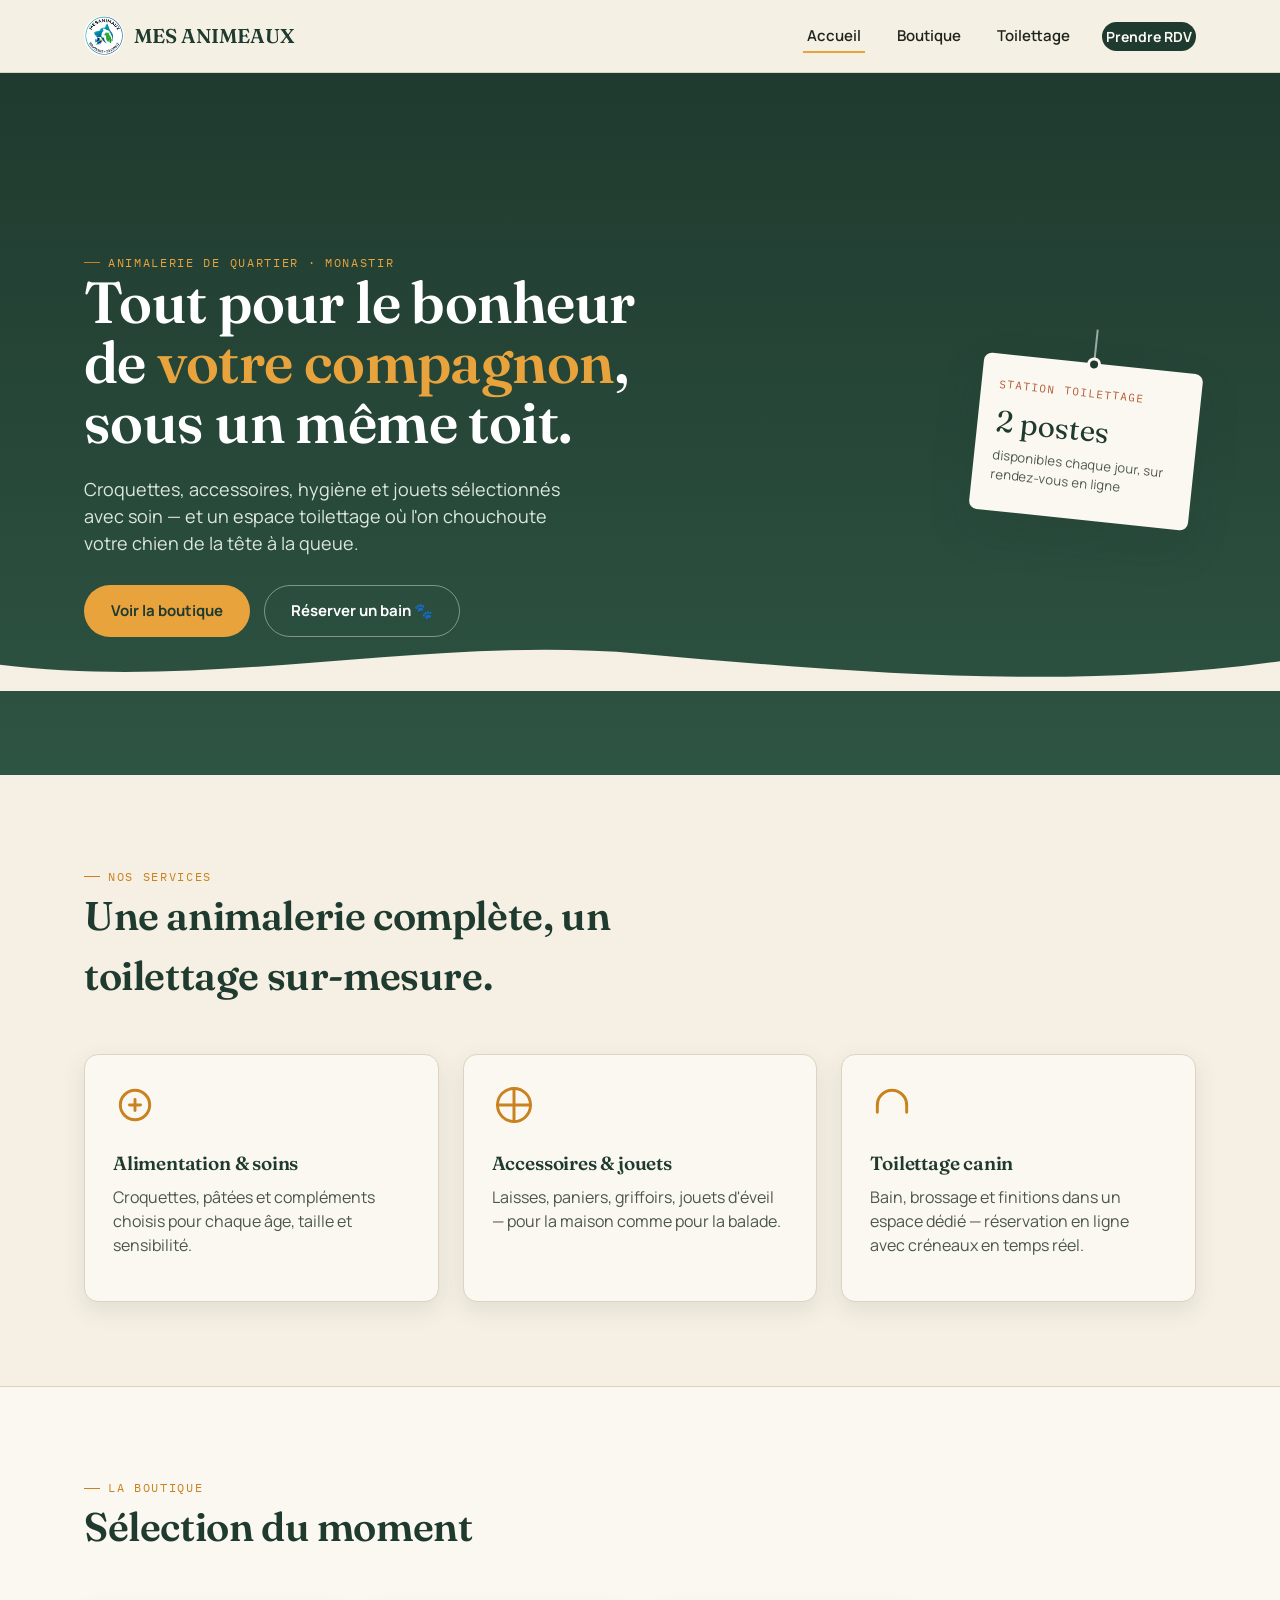
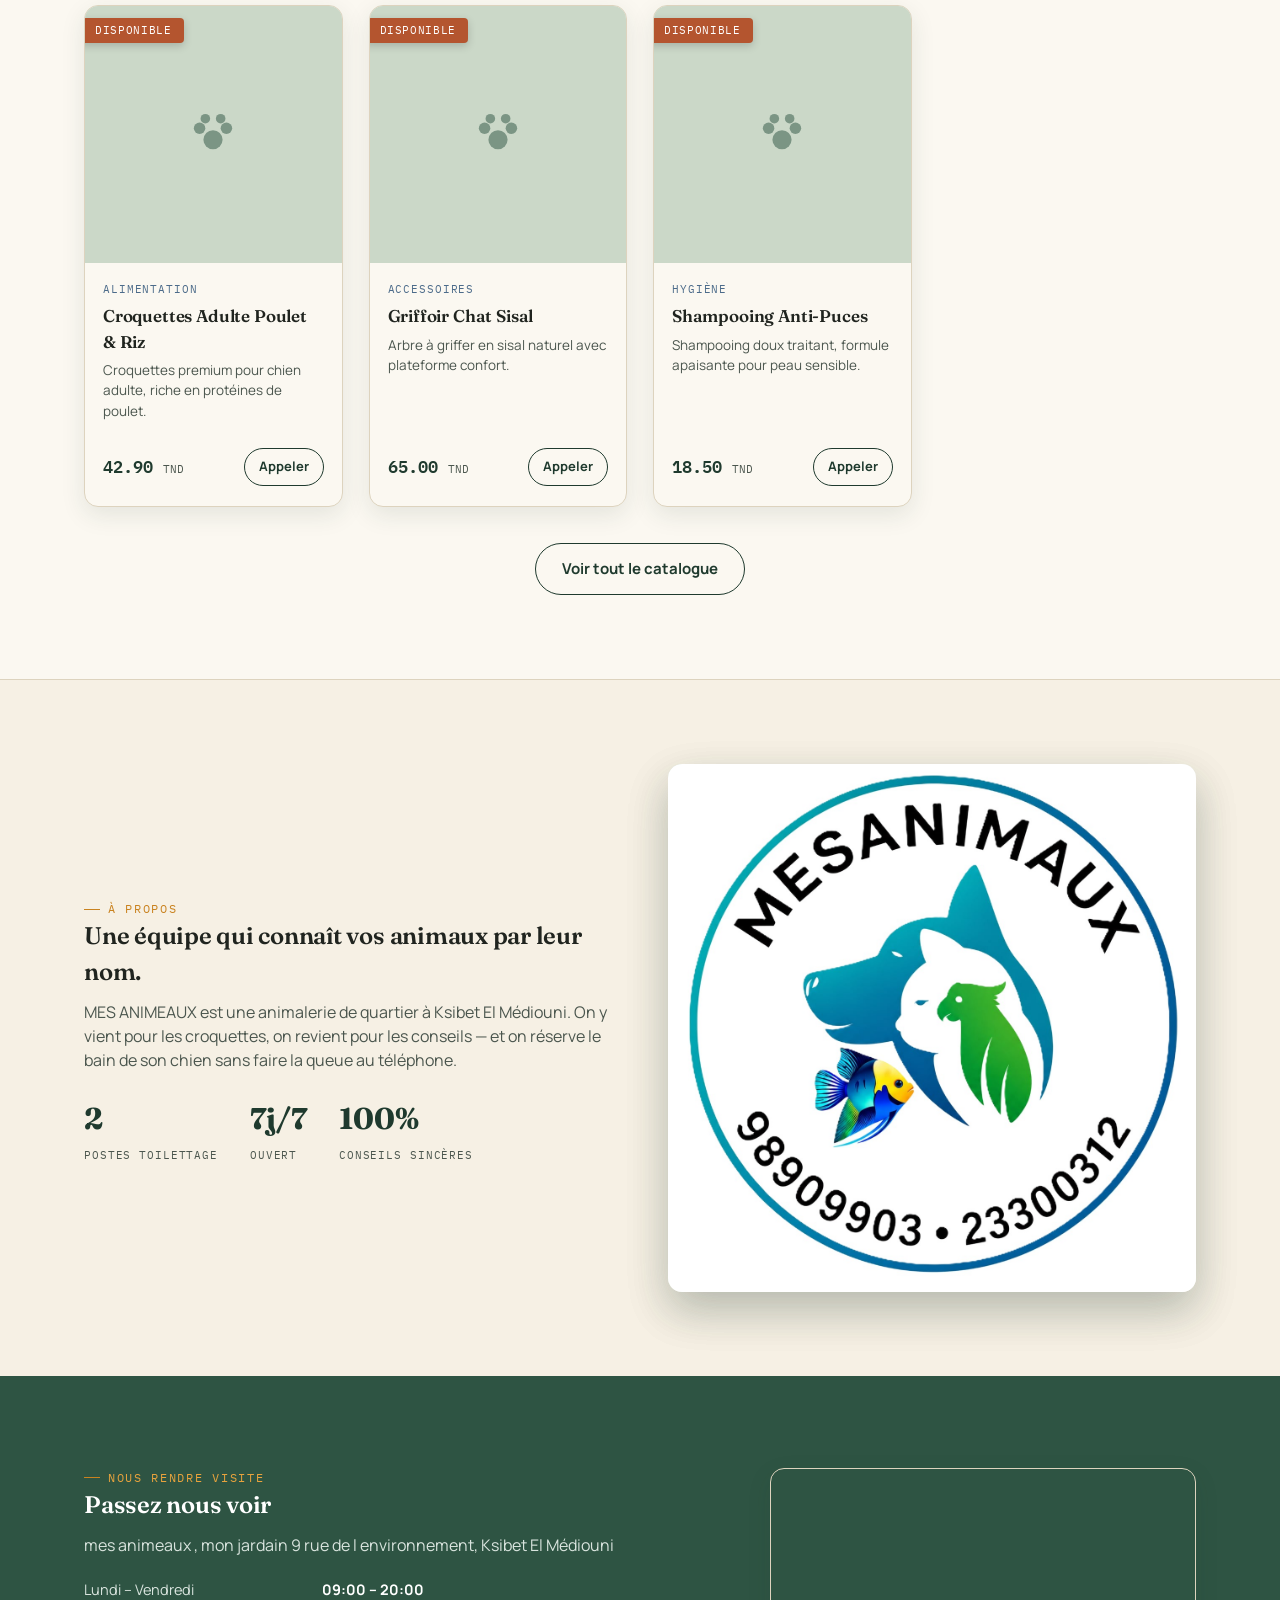
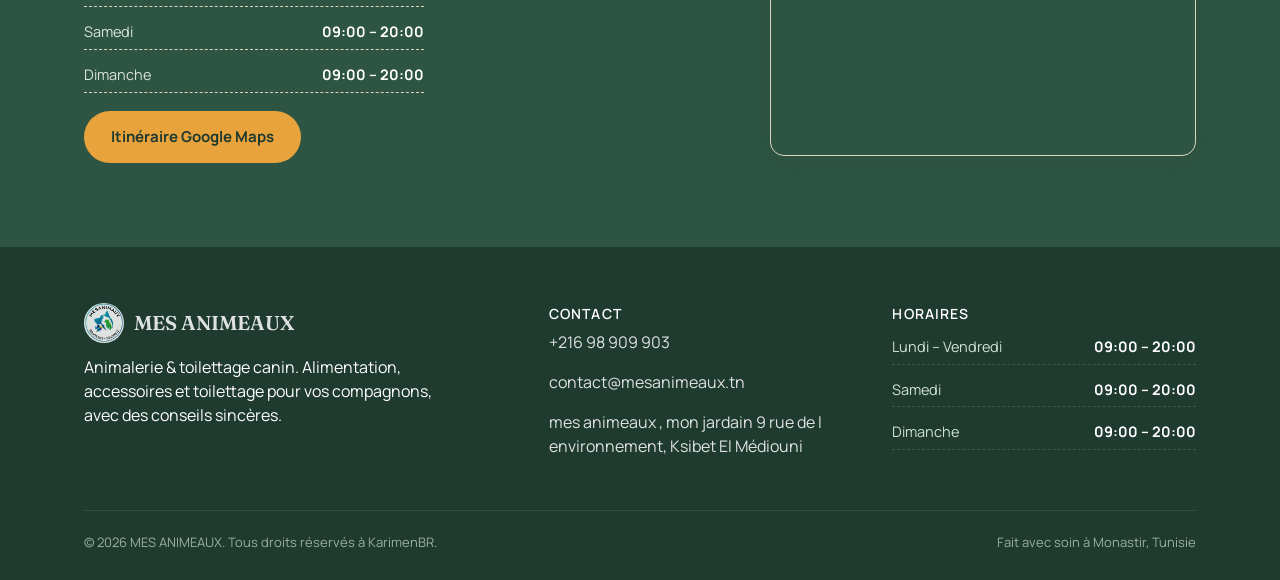
<file: mesanimeaux-site/mesanimeaux-site/index.html>
<!DOCTYPE html>
<html lang="fr">
<head>
<meta charset="UTF-8">
<meta name="viewport" content="width=device-width, initial-scale=1.0">
<title>MES ANIMEAUX, Animalerie & toilettage canin à Monastir</title>
<meta name="description" content="Animalerie MES ANIMEAUX : alimentation, accessoires et toilettage pour chiens et chats à Ksibet-el madiouni Monastir. Réservez votre bain en ligne.">
<link rel="preconnect" href="https://fonts.googleapis.com">
<link rel="stylesheet" href="css/style.css">
</head>
<body>

<section class="hero">
  <div class="wrap" style="padding-bottom: 0%;">
    <div>
      <span class="eyebrow" style="color:#E8A33D;">Animalerie de quartier · Monastir</span>
      <h1>Tout pour le bonheur de <em>votre compagnon</em>, sous un même toit.</h1>
      <p>Croquettes, accessoires, hygiène et jouets sélectionnés avec soin — et un espace toilettage où l'on chouchoute votre chien de la tête à la queue.</p>
      <div class="hero-actions">
        <a href="boutique.html" class="btn btn-primary">Voir la boutique</a>
        <a href="toilettage.html#booking-form" class="btn btn-ghost">Réserver un bain 🐾</a>
      </div>
    </div>
    <div class="hero-tag">
      <div class="tag-label">Station toilettage</div>
      <div class="tag-value" id="heroStations">2 postes</div>
      <div class="tag-sub">disponibles chaque jour, sur rendez-vous en ligne</div>
    </div>
  </div>
  <svg class="wave" viewBox="0 0 1440 60" preserveAspectRatio="none"><path d="M0,32 C240,60 480,0 720,20 C960,40 1200,60 1440,28 L1440,60 L0,60 Z" fill="var(--cream)"/></svg>
</section>

<section>
  <div class="wrap">
    <div class="section-head">
      <span class="eyebrow">Nos services</span>
      <h2>Une animalerie complète, un toilettage sur-mesure.</h2>
    </div>
    <div class="grid-3">
      <div class="card">
        <svg class="icon" viewBox="0 0 24 24" fill="none"><path d="M4 12a8 8 0 1116 0 8 8 0 01-16 0z" stroke="currentColor" stroke-width="1.6"/><path d="M9 12h6M12 9v6" stroke="currentColor" stroke-width="1.6" stroke-linecap="round"/></svg>
        <h3>Alimentation & soins</h3>
        <p>Croquettes, pâtées et compléments choisis pour chaque âge, taille et sensibilité.</p>
      </div>
      <div class="card">
        <svg class="icon" viewBox="0 0 24 24" fill="none"><path d="M12 3v18M3 12h18" stroke="currentColor" stroke-width="1.6" stroke-linecap="round"/><circle cx="12" cy="12" r="9" stroke="currentColor" stroke-width="1.6"/></svg>
        <h3>Accessoires & jouets</h3>
        <p>Laisses, paniers, griffoirs, jouets d'éveil — pour la maison comme pour la balade.</p>
      </div>
      <div class="card">
        <svg class="icon" viewBox="0 0 24 24" fill="none"><path d="M4 12a8 8 0 1116 0" stroke="currentColor" stroke-width="1.6"/><path d="M4 12v4M20 12v4" stroke="currentColor" stroke-width="1.6" stroke-linecap="round"/></svg>
        <h3>Toilettage canin</h3>
        <p>Bain, brossage et finitions dans un espace dédié — réservation en ligne avec créneaux en temps réel.</p>
      </div>
    </div>
  </div>
</section>

<section style="background:var(--paper);border-top:1px solid var(--line);border-bottom:1px solid var(--line);">
  <div class="wrap">
    <div class="section-head">
      <span class="eyebrow">La boutique</span>
      <h2>Sélection du moment</h2>
    </div>
    <div class="product-grid" id="featuredGrid"></div>
    <div style="text-align:center;margin-top:36px;">
      <a href="boutique.html" class="btn btn-outline">Voir tout le catalogue</a>
    </div>
  </div>
</section>

<section>
  <div class="wrap split">
    <div>
      <span class="eyebrow">À propos</span>
      <h2>Une équipe qui connaît vos animaux par leur nom.</h2>
      <p>MES ANIMEAUX est une animalerie de quartier à Ksibet El Médiouni. On y vient pour les croquettes, on revient pour les conseils — et on réserve le bain de son chien sans faire la queue au téléphone.</p>
      <div class="stat-row">
        <div class="stat"><b>2</b><span>Postes toilettage</span></div>
        <div class="stat"><b>7j/7</b><span>Ouvert</span></div>
        <div class="stat"><b>100%</b><span>Conseils sincères</span></div>
      </div>
    </div>
    <div class="img-fill" style="background:linear-gradient(135deg,var(--sage),var(--paper));aspect-ratio:4/3;display:flex;align-items:center;justify-content:center;">
    <img src="assets/logos/WhatsApp Image 2026-07-27 at 2.27.40 PM.JPG" alt="MES ANIMEAUX logo">    </div>
  </div>
</section>

<section style="background:var(--pine-light);color:var(--paper);">
  <div class="wrap" style="display:grid;grid-template-columns:1.2fr .8fr;gap:48px;align-items:center;">
    <div>
      <span class="eyebrow" style="color:#E8A33D;">Nous rendre visite</span>
      <h2 style="color:#fff;">Passez nous voir</h2>
      <p style="color:#D9E4DE;" id="addrText"></p>
      <ul class="hours-list" id="hoursListHome" style="max-width:340px;"></ul>
      <a href="#" id="mapsLinkHome" target="_blank" rel="noopener" class="btn btn-primary" style="margin-top:18px;">Itinéraire Google Maps</a>
    </div>
    <div class="map-frame">
      <iframe id="mapEmbed" width="100%" height="280" style="border:0;" loading="lazy" allowfullscreen></iframe>
    </div>
  </div>
</section>

<script src="js/db.js"></script>
<script src="js/main.js"></script>
<script src="js/shop.js"></script>
<script>
  SITE.buildHeader('index.html');
  SITE.buildFooter();
  renderFeatured();

  const s = DB.getSettings();
  document.getElementById('heroStations').textContent = s.stations + (s.stations>1 ? ' postes' : ' poste');
  document.getElementById('addrText').textContent = s.address;
  document.getElementById('mapsLinkHome').href = s.mapsUrl;
  document.getElementById('hoursListHome').innerHTML = s.hours.map(h=>
    `<li><span style="color:#D9E4DE;">${h.day}</span><b style="color:#fff;">${h.time}</b></li>`).join('');
  document.getElementById('mapEmbed').src = "https://www.google.com/maps/embed?pb=!1m18!1m12!1m3!1d9165.242178978457!2d10.850447198365176!3d35.69171287621421!2m3!1f0!2f0!3f0!3m2!1i1024!2i768!4f13.1!3m3!1m2!1s0x1302122ca0b5a92f%3A0x9274b5b2b69d32b2!2sAnimalerie%20MES%20ANIMEAUX!5e0!3m2!1sen!2stn!4v1784285880796!5m2!1sen!2stn";
</script>
</body>
</html>
</file>
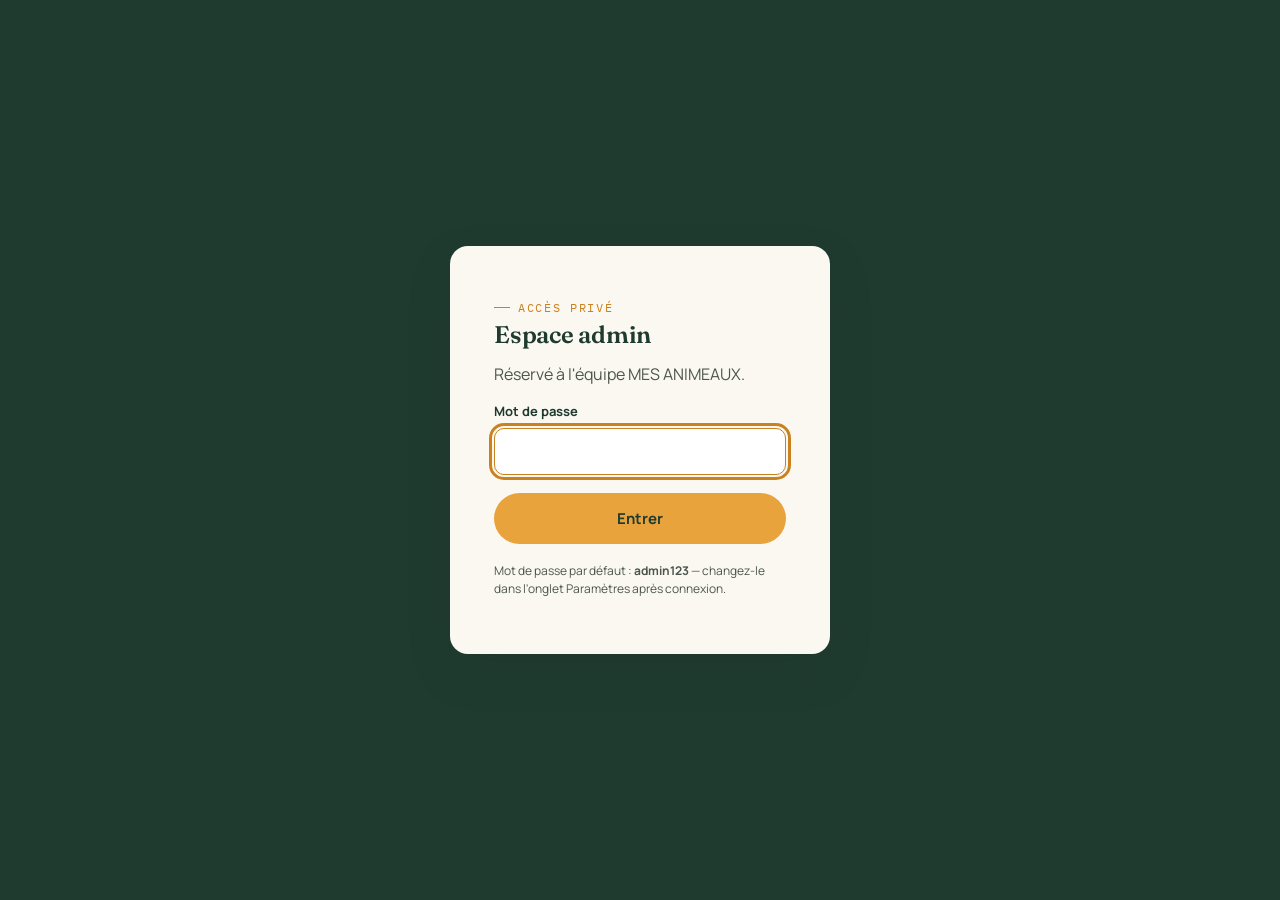
<file: mesanimeaux-site/mesanimeaux-site/admin.html>
<!DOCTYPE html>
<html lang="fr">
<head>
<meta charset="UTF-8">
<meta name="viewport" content="width=device-width, initial-scale=1.0">
<title>Espace admin — MES ANIMEAUX</title>
<meta name="robots" content="noindex, nofollow">
<link rel="stylesheet" href="css/style.css">
</head>
<body class="admin-body">

<div id="loginGate" class="login-screen">
  <div class="login-card">
    <span class="eyebrow">Accès privé</span>
    <h2>Espace admin</h2>
    <p>Réservé à l'équipe MES ANIMEAUX.</p>
    <form id="loginForm">
      <div class="field">
        <label for="loginPass">Mot de passe</label>
        <input type="password" id="loginPass" required autofocus>
      </div>
      <button type="submit" class="btn btn-primary" style="width:100%;justify-content:center;">Entrer</button>
      <p id="loginErr" style="color:var(--rust);font-size:13.5px;margin-top:10px;"></p>
    </form>
    <p style="font-size:12px;color:var(--ink-soft);margin-top:18px;">Mot de passe par défaut : <b>admin123</b> — changez-le dans l'onglet Paramètres après connexion.</p>
  </div>
</div>

<div id="dashboard" class="admin-shell" style="display:none;">
  <div class="admin-topbar">
    <div class="brand2">🐾 MES ANIMEAUX <span class="badge">Admin</span></div>
    <button class="logout-btn" id="logoutBtn">Se déconnecter</button>
  </div>

  <div class="tabs">
    <button class="tab-btn active" data-tab="products">Produits</button>
    <button class="tab-btn" data-tab="bookings">Rendez-vous</button>
    <button class="tab-btn" data-tab="settings">Paramètres</button>
  </div>

  <!-- ---------------- PRODUCTS TAB ---------------- -->
  <div id="tab-products" class="tab-panel">
    <div class="panel-card" style="margin-bottom:24px;">
      <h3 id="formTitle">Ajouter un produit</h3>
      <p style="font-size:13.5px;">Glissez-déposez une photo, remplissez les infos, et le produit apparaît aussitôt dans la boutique.</p>
      <div class="panel-grid">
        <div>
          <div class="dropzone" id="dropzone">
            <span>Glissez une image ici<br>ou cliquez pour choisir</span>
          </div>
          <input type="file" id="fileInput" accept="image/*" style="display:none;">
        </div>
        <form id="productForm">
          <input type="hidden" id="editId" name="editId">
          <div class="field">
            <label for="pName">Nom du produit</label>
            <input type="text" id="pName" name="name" required>
          </div>
          <div class="field-row">
            <div class="field">
              <label for="pCategory">Catégorie</label>
              <select id="pCategory" name="category" required>
                <option>Alimentation</option>
                <option>Accessoires</option>
                <option>Hygiène</option>
                <option>Jouets</option>
                <option>Autres</option>
              </select>
            </div>
            <div class="field">
              <label for="pPrice">Prix (TND)</label>
              <input type="number" id="pPrice" name="price" step="0.1" min="0" required>
            </div>
          </div>
          <div class="field">
            <label for="pDesc">Description</label>
            <textarea id="pDesc" name="description" placeholder="Une ou deux phrases pour vos clients"></textarea>
          </div>
          <div class="checkbox-row">
            <input type="checkbox" id="pStock" name="stock" checked>
            <label for="pStock" style="margin:0;">En stock (visible comme disponible)</label>
          </div>
          <div style="display:flex;gap:10px;">
            <button type="submit" id="saveBtn" class="btn btn-primary">Ajouter à la boutique</button>
            <button type="button" id="resetFormBtn" class="btn btn-outline">Annuler</button>
          </div>
        </form>
      </div>
    </div>

    <div class="panel-card">
      <h3>Catalogue actuel</h3>
      <p style="font-size:13px;">Glissez les fiches pour changer leur ordre d'affichage dans la boutique.</p>
      <div class="product-list" id="productList"></div>
    </div>
  </div>

  <!-- ---------------- BOOKINGS TAB ---------------- -->
  <div id="tab-bookings" class="tab-panel" style="display:none;">
    <div class="panel-card">
      <h3>Rendez-vous toilettage</h3>
      <div class="date-bar">
        <div class="field" style="margin:0;">
          <label for="adminDate">Date</label>
          <input type="date" id="adminDate">
        </div>
        <span class="slot-hint" id="capacityNote" style="margin:0;"></span>
      </div>
      <div id="bookingsList"></div>
    </div>
  </div>

  <!-- ---------------- SETTINGS TAB ---------------- -->
  <div id="tab-settings" class="tab-panel" style="display:none;">
    <div class="panel-card" style="margin-bottom:24px;">
      <h3>Informations du magasin</h3>
      <form id="settingsForm">
        <div class="field-row">
          <div class="field"><label>Nom</label><input name="shopName" required></div>
          <div class="field"><label>Slogan</label><input name="tagline"></div>
        </div>
        <div class="field-row">
          <div class="field"><label>Téléphone</label><input name="phone" required></div>
          <div class="field"><label>Email</label><input name="email" type="email"></div>
        </div>
        <div class="field"><label>Adresse</label><input name="address"></div>
        <div class="field"><label>Lien Google Maps</label><input name="mapsUrl"></div>
        <h3 style="margin-top:26px;">Toilettage</h3>
        <div class="field-row">
          <div class="field"><label>Postes disponibles</label><input name="stations" type="number" min="1" max="10" required></div>
          <div class="field"><label>Durée d'un créneau (min)</label><input name="slotDurationMin" type="number" min="15" step="5" required></div>
        </div>
        <div class="field-row">
          <div class="field"><label>Heure d'ouverture (ex: 9)</label><input name="slotStartHour" type="number" min="0" max="23" step="0.5" required></div>
          <div class="field"><label>Heure de fermeture (ex: 20)</label><input name="slotEndHour" type="number" min="0" max="23" step="0.5" required></div>
        </div>
        <button type="submit" class="btn btn-primary">Enregistrer</button>
        <span id="settingsMsg" style="margin-left:12px;color:var(--pine-light);font-weight:600;font-size:13.5px;"></span>
      </form>
    </div>

    <div class="panel-card">
      <h3>Changer le mot de passe admin</h3>
      <form id="passwordForm">
        <div class="field"><label for="newPassword">Nouveau mot de passe</label><input type="text" id="newPassword" name="newPassword" required minlength="4"></div>
        <button type="submit" class="btn btn-dark">Mettre à jour</button>
        <span id="pwMsg" style="margin-left:12px;color:var(--pine-light);font-weight:600;font-size:13.5px;"></span>
      </form>
    </div>
  </div>
</div>

<script src="js/db.js"></script>
<script src="js/booking.js"></script>
<script src="js/admin.js"></script>
<script>initLogin();</script>
</body>
</html>
</file>
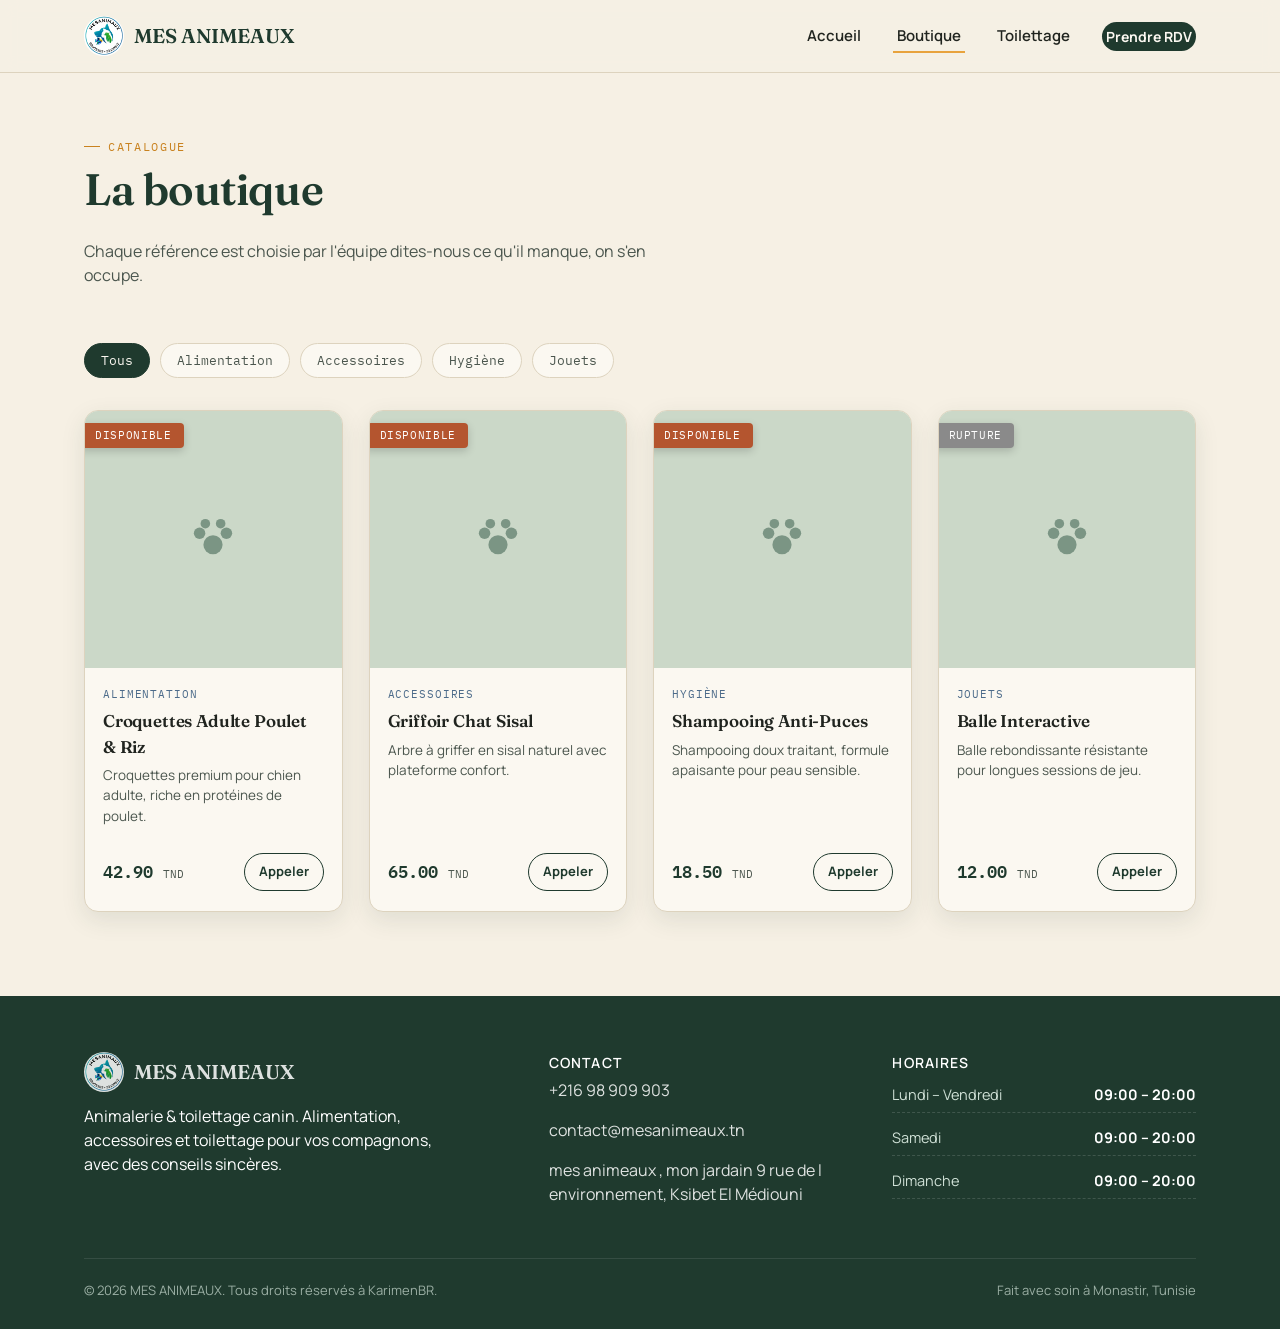
<file: mesanimeaux-site/mesanimeaux-site/boutique.html>
<!DOCTYPE html>
<html lang="fr">
<head>
<meta charset="UTF-8">
<meta name="viewport" content="width=device-width, initial-scale=1.0">
<title>Boutique — MES ANIMEAUX</title>
<meta name="description" content="Toute la gamme MES ANIMEAUX : alimentation, accessoires, hygiène et jouets pour chiens et chats.">
<link rel="stylesheet" href="css/style.css">
</head>
<body>

<section style="padding-top:56px;padding-bottom:40px;">
  <div class="wrap">
    <span class="eyebrow">Catalogue</span>
    <h1 style="color:var(--pine);font-size:clamp(30px,4vw,44px);">La boutique</h1>
    <p style="max-width:60ch;">Chaque référence est choisie par l'équipe dites-nous ce qu'il manque, on s'en occupe.</p>
  </div>
</section>

<section style="padding-top:0;">
  <div class="wrap">
    <div class="filters" id="filterBar"></div>
    <div class="product-grid" id="shopGrid"></div>
  </div>
</section>

<script src="js/db.js"></script>
<script src="js/main.js"></script>
<script src="js/shop.js"></script>
<script>
  SITE.buildHeader('boutique.html');
  SITE.buildFooter();
  renderShop();
</script>
</body>
</html>
</file>
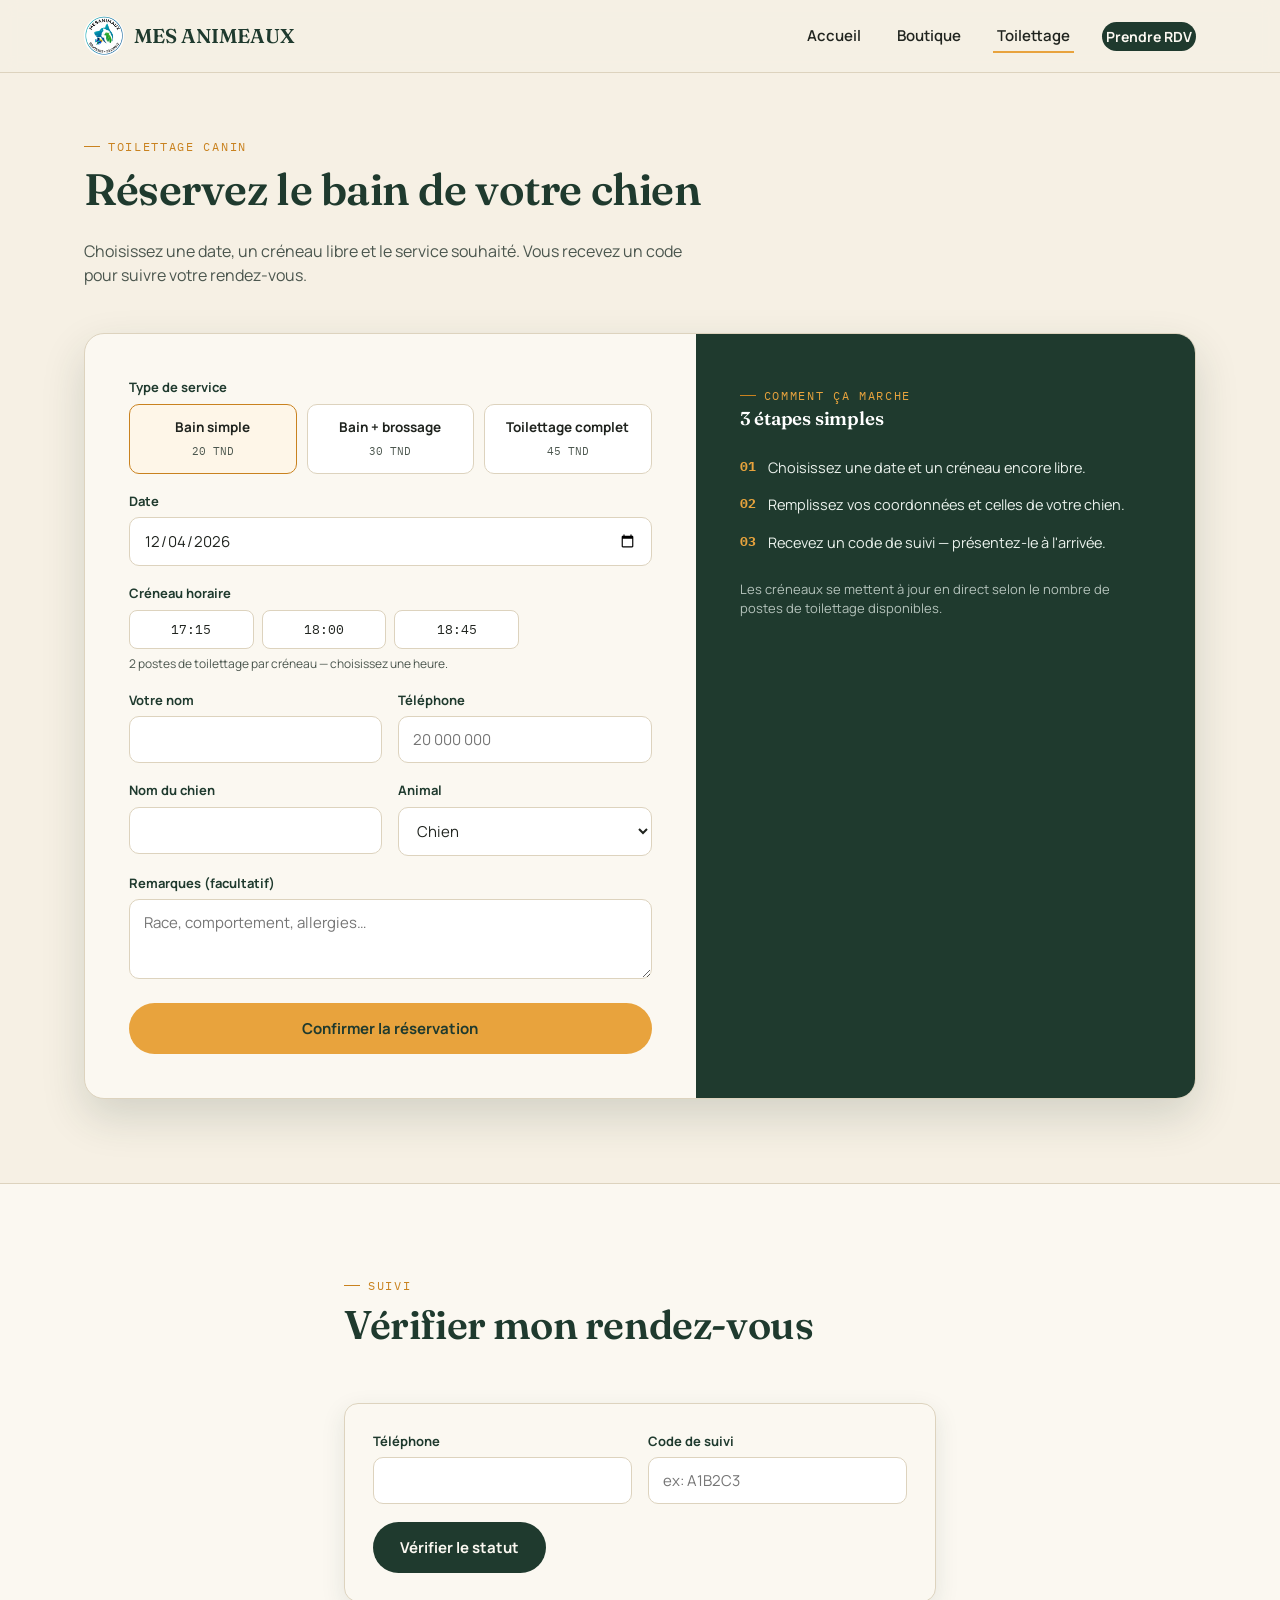
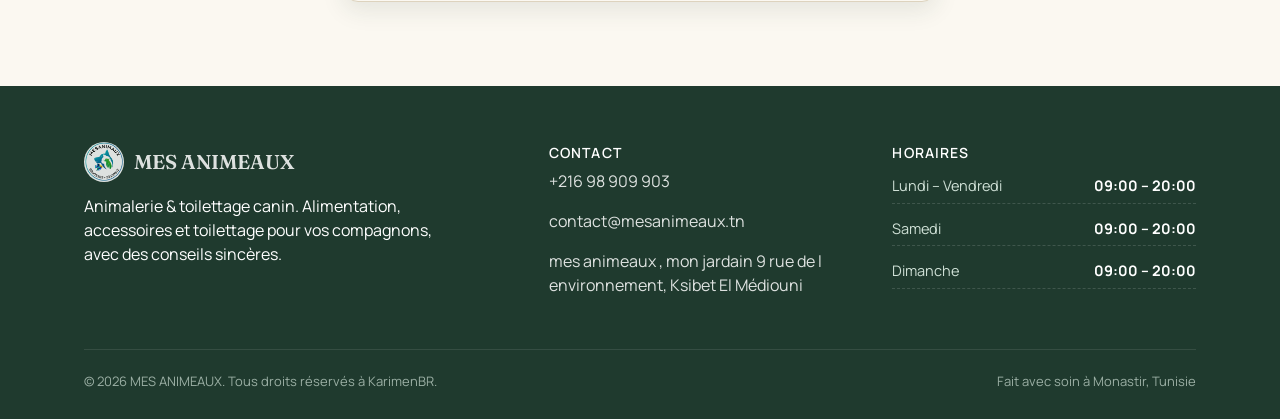
<file: mesanimeaux-site/mesanimeaux-site/toilettage.html>
<!DOCTYPE html>
<html lang="fr">
<head>
<meta charset="UTF-8">
<meta name="viewport" content="width=device-width, initial-scale=1.0">
<title>Toilettage & réservation — MES ANIMEAUX</title>
<meta name="description" content="Réservez un bain ou un toilettage pour votre chien chez MES ANIMEAUX, avec disponibilité en temps réel.">
<link rel="stylesheet" href="css/style.css">
</head>
<body>

<section style="padding-top:56px;padding-bottom:30px;">
  <div class="wrap">
    <span class="eyebrow">Toilettage canin</span>
    <h1 style="color:var(--pine);font-size:clamp(30px,4vw,44px);">Réservez le bain de votre chien</h1>
    <p style="max-width:60ch;">Choisissez une date, un créneau libre et le service souhaité. Vous recevez un code pour suivre votre rendez-vous.</p>
  </div>
</section>

<section id="booking-form" style="padding-top:0;">
  <div class="wrap">
    <div class="booking-shell">
      <div class="booking-form">
        <form id="bookingForm">
          <div class="field">
            <label>Type de service</label>
            <div class="service-options">
              <div class="service-opt" data-name="Bain simple" data-price="20">
                <b>Bain simple</b><span>20 TND</span>
              </div>
              <div class="service-opt" data-name="Bain + brossage" data-price="30">
                <b>Bain + brossage</b><span>30 TND</span>
              </div>
              <div class="service-opt" data-name="Toilettage complet" data-price="45">
                <b>Toilettage complet</b><span>45 TND</span>
              </div>
            </div>
          </div>

          <div class="field">
            <label for="bookDate">Date</label>
            <input type="date" id="bookDate" required>
          </div>

          <div class="field">
            <label>Créneau horaire</label>
            <div class="slot-grid" id="slotGrid"></div>
            <div class="slot-hint" id="slotHint"></div>
          </div>

          <div class="field-row">
            <div class="field">
              <label for="ownerName">Votre nom</label>
              <input type="text" id="ownerName" name="ownerName" required>
            </div>
            <div class="field">
              <label for="phone">Téléphone</label>
              <input type="tel" id="phone" name="phone" required placeholder="20 000 000">
            </div>
          </div>

          <div class="field-row">
            <div class="field">
              <label for="petName">Nom du chien</label>
              <input type="text" id="petName" name="petName" required>
            </div>
            <div class="field">
              <label for="petType">Animal</label>
              <select id="petType" name="petType">
                <option>Chien</option>
                <option>Chat</option>
              </select>
            </div>
          </div>

          <div class="field">
            <label for="notes">Remarques (facultatif)</label>
            <textarea id="notes" name="notes" placeholder="Race, comportement, allergies…"></textarea>
          </div>

          <button type="submit" class="btn btn-primary" style="width:100%;justify-content:center;">Confirmer la réservation</button>
          <div id="bookingMsg"></div>
        </form>
      </div>
      <div class="booking-side">
        <span class="eyebrow" style="color:#E8A33D;">Comment ça marche</span>
        <h3>3 étapes simples</h3>
        <ul>
          <li><b>01</b> Choisissez une date et un créneau encore libre.</li>
          <li><b>02</b> Remplissez vos coordonnées et celles de votre chien.</li>
          <li><b>03</b> Recevez un code de suivi — présentez-le à l'arrivée.</li>
        </ul>
        <p style="margin-top:26px;font-size:13px;opacity:.8;">Les créneaux se mettent à jour en direct selon le nombre de postes de toilettage disponibles.</p>
      </div>
    </div>
  </div>
</section>

<section style="background:var(--paper);border-top:1px solid var(--line);">
  <div class="wrap" style="max-width:640px;">
    <div class="section-head">
      <span class="eyebrow">Suivi</span>
      <h2>Vérifier mon rendez-vous</h2>
    </div>
    <div class="lookup-box">
      <form id="lookupForm">
        <div class="field-row">
          <div class="field">
            <label for="lkPhone">Téléphone</label>
            <input type="tel" id="lkPhone" name="phone" required>
          </div>
          <div class="field">
            <label for="lkCode">Code de suivi</label>
            <input type="text" id="lkCode" name="code" required placeholder="ex: A1B2C3">
          </div>
        </div>
        <button type="submit" class="btn btn-dark">Vérifier le statut</button>
      </form>
      <div id="lookupResult"></div>
    </div>
  </div>
</section>

<script src="js/db.js"></script>
<script src="js/main.js"></script>
<script src="js/booking.js"></script>
<script>
  SITE.buildHeader('toilettage.html');
  SITE.buildFooter();
  initBookingPage();
  initLookup();
</script>
</body>
</html>
</file>
<file: mesanimeaux-site/mesanimeaux-site/css/style.css>
/* ========================================================================
   MES ANIMEAUX — design tokens
   Palette: pine (primary dark), cream (paper), marigold (accent/CTA),
   chambray (info/available), rust (sparing secondary accent)
   ======================================================================== */
@import url('https://fonts.googleapis.com/css2?family=Fraunces:opsz,wght@9..144,400;9..144,500;9..144,600;9..144,700&family=Manrope:wght@400;500;600;700;800&family=IBM+Plex+Mono:wght@400;500;600&display=swap');

:root{
  --pine:#1F3A2E;
  --pine-light:#2E5443;
  --cream:#F6F0E4;
  --paper:#FBF8F1;
  --marigold:#E8A33D;
  --marigold-dark:#C9821F;
  --chambray:#4C6B8A;
  --rust:#B4552F;
  --ink:#20241F;
  --ink-soft:#4B564E;
  --sage:#CBD8C8;
  --line:#DDD3BE;
  --radius:14px;
  --shadow:0 8px 24px rgba(31,58,46,.10);
  --shadow-lg:0 18px 44px rgba(31,58,46,.16);
  --display:'Fraunces', serif;
  --body:'Manrope', sans-serif;
  --mono:'IBM Plex Mono', monospace;
}

*,*::before,*::after{box-sizing:border-box;}
html{scroll-behavior:smooth;}
body{
  margin:0;
  font-family:var(--body);
  color:var(--ink);
  background:var(--cream);
  line-height:1.5;
  -webkit-font-smoothing:antialiased;
}
img{max-width:100%;display:block;}
a{color:inherit;text-decoration:none;}
h1,h2,h3,h4{font-family:var(--display);margin:0 0 .4em;font-weight:600;letter-spacing:-.01em;}
p{margin:0 0 1em;color:var(--ink-soft);}
button{font-family:inherit;}
:focus-visible{outline:3px solid var(--marigold-dark);outline-offset:2px;}
@media (prefers-reduced-motion:reduce){*{animation-duration:.001ms !important;transition-duration:.001ms !important;}}

.wrap{max-width:1160px;margin:0 auto;padding:0 24px;}
.eyebrow{
  font-family:var(--mono);
  font-size:12px;
  letter-spacing:.14em;
  text-transform:uppercase;
  color:var(--marigold-dark);
  display:inline-flex;
  align-items:center;
  gap:8px;
}
.eyebrow::before{content:'';width:16px;height:1px;background:var(--marigold-dark);}

/* ---------- header / nav ---------- */
.site-header{
  position:sticky;top:0;z-index:40;
  background:rgba(246,240,228,.9);
  backdrop-filter:blur(8px);
  border-bottom:1px solid var(--line);
}
.nav{display:flex;align-items:center;justify-content:space-between;padding:16px 24px;}
.brand{display:flex;align-items:center;gap:10px;font-family:var(--display);font-size:20px;font-weight:600;color:var(--pine);}
.brand svg{width:34px;height:34px;}
.nav-links{display:flex;gap:28px;align-items:center;font-weight:595;font-size:15px;}
.nav-links a{position:relative;padding:4px 4px 4px;}
.nav-links a::after{content:'';position:absolute;left:0;right:0;bottom:-2px;height:2px; background:var(--marigold);transform:scaleX(0);transition:transform .25s;}
.nav-links a:hover::after,.nav-links a.active::after{transform:scaleX(1);}
.nav-cta{
  background:var(--pine);color:var(--paper);padding:10px 20px;border-radius:999px;
  font-weight:700;font-size:14px;transition:background .2s, transform .2s;
}
.nav-cta:hover{background:var(--pine-light);transform:translateY(-1px);}
.burger{display:none;background:none;border:0;cursor:pointer;}

/* ---------- hero ---------- */
.hero{
  position:relative;overflow:hidden;
  background:linear-gradient(180deg,var(--pine) 0%,var(--pine-light) 100%);
  color:var(--paper);
}
.hero .wrap{padding:88px 24px 110px;display:grid;grid-template-columns:1.1fr .9fr;gap:48px;align-items:center;}
.hero h1{font-size:clamp(36px,5vw,58px);color:#fff;line-height:1.04;}
.hero h1 em{font-style:normal;color:var(--marigold);}
.hero p{color:#DCE7DF;font-size:18px;max-width:46ch;}
.hero-actions{display:flex;gap:14px;margin-top:28px;flex-wrap:wrap;}
.btn{
  display:inline-flex;align-items:center;gap:8px;
  padding:14px 26px;border-radius:999px;font-weight:700;font-size:15px;
  border:1px solid transparent;cursor:pointer;transition:transform .18s, background .18s, box-shadow .18s;
}
.btn-primary{background:var(--marigold);color:var(--pine);}
.btn-primary:hover{background:#F0B45C;transform:translateY(-2px);box-shadow:0 10px 24px rgba(232,163,61,.35);}
.btn-ghost{background:transparent;color:#fff;border-color:rgba(255,255,255,.4);}
.btn-ghost:hover{border-color:#fff;transform:translateY(-2px);}
.btn-dark{background:var(--pine);color:var(--paper);}
.btn-dark:hover{background:var(--pine-light);}
.btn-outline{background:transparent;color:var(--pine);border-color:var(--pine);}
.btn-outline:hover{background:var(--pine);color:var(--paper);}
.btn:disabled{opacity:.45;cursor:not-allowed;transform:none;box-shadow:none;}

/* hanging tag — signature element */
.hero-tag{
  position:relative;justify-self:end;background:var(--paper);color:var(--ink);
  width:220px;padding:22px 18px 26px;border-radius:8px;
  box-shadow:var(--shadow-lg);transform:rotate(6deg);
}
.hero-tag::before{
  content:'';position:absolute;top:-34px;left:50%;transform:translateX(-50%);
  width:2px;height:36px;background:rgba(255,255,255,.55);
}
.hero-tag::after{
  content:'';position:absolute;top:-6px;left:50%;transform:translateX(-50%);
  width:14px;height:14px;border-radius:50%;background:var(--pine);border:3px solid var(--paper);
}
.hero-tag .tag-label{font-family:var(--mono);font-size:11px;letter-spacing:.1em;text-transform:uppercase;color:var(--rust);}
.hero-tag .tag-value{font-family:var(--display);font-size:30px;color:var(--pine);margin:6px 0 2px;}
.hero-tag .tag-sub{font-size:13px;color:var(--ink-soft);}

.wave{display:block;width:100%;height:56px;margin-top:-2px;margin-bottom: 0%;}

/* ---------- generic section ---------- */
section{padding:84px 0;}
.section-head{max-width:640px;margin-bottom:48px;}
.section-head h2{font-size:clamp(28px,3.4vw,40px);color:var(--pine);}

/* ---------- feature / info cards ---------- */
.grid-3{display:grid;grid-template-columns:repeat(3,1fr);gap:24px;}
.card{
  background:var(--paper);border:1px solid var(--line);border-radius:var(--radius);
  padding:28px;box-shadow:var(--shadow);transition:transform .2s, box-shadow .2s;
}
.card:hover{transform:translateY(-4px);box-shadow:var(--shadow-lg);}
.card .icon{width:44px;height:44px;color:var(--marigold-dark);margin-bottom:16px;}
.card h3{font-size:19px;color:var(--pine);}

/* ---------- product grid ---------- */
.filters{display:flex;gap:10px;flex-wrap:wrap;margin-bottom:32px;}
.filter-chip{
  font-family:var(--mono);font-size:13px;padding:8px 16px;border-radius:999px;
  border:1px solid var(--line);background:var(--paper);cursor:pointer;color:var(--ink-soft);
  transition:all .18s;
}
.filter-chip.active,.filter-chip:hover{background:var(--pine);color:var(--paper);border-color:var(--pine);}

.product-grid{display:grid;grid-template-columns:repeat(auto-fill,minmax(240px,1fr));gap:26px;}
.product-card{
  background:var(--paper);border:1px solid var(--line);border-radius:var(--radius);
  overflow:hidden;box-shadow:var(--shadow);display:flex;flex-direction:column;
  transition:transform .2s,box-shadow .2s;position:relative;
}
.product-card:hover{transform:translateY(-4px);box-shadow:var(--shadow-lg);}
.product-media{aspect-ratio:1/1;background:var(--sage) center/cover no-repeat;position:relative;}
.product-media .noimg{position:absolute;inset:0;display:flex;align-items:center;justify-content:center;color:var(--pine-light);opacity:.5;}
.product-tag{
  position:absolute;top:12px;left:-6px;background:var(--rust);color:#fff;
  font-family:var(--mono);font-size:11px;letter-spacing:.06em;text-transform:uppercase;
  padding:4px 12px 4px 16px;border-radius:0 4px 4px 0;box-shadow:0 3px 8px rgba(0,0,0,.18);
}
.product-tag.out{background:#8a8a8a;}
.product-body{padding:18px 18px 20px;display:flex;flex-direction:column;gap:6px;flex:1;}
.product-cat{font-family:var(--mono);font-size:11px;text-transform:uppercase;letter-spacing:.08em;color:var(--chambray);}
.product-body h3{font-size:17px;margin-bottom:0;color:var(--ink);}
.product-desc{font-size:13.5px;color:var(--ink-soft);flex:1;}
.product-foot{display:flex;align-items:center;justify-content:space-between;margin-top:8px;}
.price-tag{font-family:var(--mono);font-weight:600;font-size:17px;color:var(--pine);}
.price-tag small{font-size:11px;font-weight:400;color:var(--ink-soft);}
.empty-state{
  grid-column:1/-1;text-align:center;padding:60px 20px;color:var(--ink-soft);
  border:1px dashed var(--line);border-radius:var(--radius);
}

/* ---------- about / split ---------- */
.split{display:grid;grid-template-columns:1fr 1fr;gap:56px;align-items:center;}
.split img,.split .img-fill{border-radius:var(--radius);box-shadow:var(--shadow-lg);}
.stat-row{display:flex;gap:32px;margin-top:24px;}
.stat b{display:block;font-family:var(--display);font-size:30px;color:var(--pine);}
.stat span{font-family:var(--mono);font-size:11px;text-transform:uppercase;letter-spacing:.08em;color:var(--ink-soft);}

/* ---------- booking ---------- */
.booking-shell{display:grid;grid-template-columns:1.1fr .9fr;gap:0;background:var(--paper);border-radius:20px;overflow:hidden;box-shadow:var(--shadow-lg);border:1px solid var(--line);}
.booking-form{padding:44px;}
.booking-side{background:var(--pine);color:var(--paper);padding:44px;position:relative;}
.booking-side h3{color:#fff;}
.booking-side p{color:#D9E4DE;}
.booking-side ul{list-style:none;margin:24px 0 0;padding:0;display:flex;flex-direction:column;gap:16px;}
.booking-side li{display:flex;gap:12px;font-size:14.5px;color:#EAF1EC;}
.booking-side li b{color:var(--marigold);font-family:var(--mono);font-size:13px;}

.field{margin-bottom:18px;}
.field label{display:block;font-size:13px;font-weight:700;margin-bottom:6px;color:var(--pine);}
.field input,.field select,.field textarea{
  width:100%;padding:12px 14px;border:1.5px solid var(--line);border-radius:10px;
  font-family:var(--body);font-size:15px;background:#fff;color:var(--ink);transition:border-color .18s;
}
.field input:focus,.field select:focus,.field textarea:focus{border-color:var(--marigold-dark);}
.field-row{display:grid;grid-template-columns:1fr 1fr;gap:16px;}
textarea{resize:vertical;min-height:80px;}

.service-options{display:grid;grid-template-columns:repeat(3,1fr);gap:10px;margin-bottom:18px;}
.service-opt{border:1.5px solid var(--line);border-radius:10px;padding:12px 10px;text-align:center;cursor:pointer;background:#fff;transition:all .18s;}
.service-opt b{display:block;font-size:13.5px;color:var(--ink);}
.service-opt span{font-family:var(--mono);font-size:11px;color:var(--ink-soft);}
.service-opt.selected{border-color:var(--marigold-dark);background:#FEF6E8;}

.slot-grid{display:grid;grid-template-columns:repeat(4,1fr);gap:8px;margin-bottom:6px;}
.slot{
  font-family:var(--mono);font-size:13px;padding:10px 4px;text-align:center;border-radius:8px;
  border:1.5px solid var(--line);background:#fff;cursor:pointer;color:var(--ink);transition:all .15s;
}
.slot:hover:not(.full):not(.selected){border-color:var(--chambray);}
.slot.selected{background:var(--chambray);border-color:var(--chambray);color:#fff;}
.slot.full{background:#F1EEE6;color:#B7AF9D;text-decoration:line-through;cursor:not-allowed;}
.slot-hint{font-size:12px;color:var(--ink-soft);margin-bottom:14px;}
.msg{padding:12px 14px;border-radius:10px;font-size:14px;margin-top:14px;}
.msg.ok{background:#E7F3EA;color:#1F5A34;border:1px solid #BFE0C8;}
.msg.err{background:#FBEAE4;color:#8A3316;border:1px solid #F0C7B7;}

.confirm-code{
  font-family:var(--mono);font-size:22px;letter-spacing:.1em;background:var(--marigold);
  color:var(--pine);display:inline-block;padding:8px 18px;border-radius:8px;font-weight:700;margin:10px 0;
}

/* lookup box */
.lookup-box{background:var(--paper);border:1px solid var(--line);border-radius:var(--radius);padding:28px;box-shadow:var(--shadow);}
.lookup-result{margin-top:18px;padding:18px;border-radius:10px;background:var(--cream);border:1px dashed var(--line);}
.status-pill{font-family:var(--mono);font-size:11px;text-transform:uppercase;padding:4px 10px;border-radius:999px;letter-spacing:.06em;}
.status-pill.pending{background:#FCEBD0;color:#8A5A0B;}
.status-pill.confirmed{background:#DCEBE0;color:#1F5A34;}
.status-pill.checked-in{background:#DCE6F1;color:#1F4A73;}
.status-pill.cancelled{background:#F1DEDA;color:#8A3316;}

/* ---------- footer ---------- */
footer{background:var(--pine);color:#CFE0D6;padding:56px 0 28px;}
.foot-grid{display:grid;grid-template-columns:1.4fr 1fr 1fr;gap:40px;margin-bottom:36px;}
footer h4{color:#fff;font-family:var(--body);font-size:14px;text-transform:uppercase;letter-spacing:.08em;}
footer a{opacity:.85;}
footer a:hover{opacity:1;text-decoration:underline;}
.foot-bottom{border-top:1px solid rgba(255,255,255,.14);padding-top:22px;font-size:13px;opacity:.7;display:flex;justify-content:space-between;flex-wrap:wrap;gap:10px;}

/* ---------- misc ---------- */
.map-frame{border-radius:var(--radius);overflow:hidden;box-shadow:var(--shadow);border:1px solid var(--line);}
.hours-list{list-style:none;padding:0;margin:0;display:flex;flex-direction:column;gap:8px;}
.hours-list li{display:flex;justify-content:space-between;font-size:14.5px;padding:6px 0;border-bottom:1px dashed var(--line);}
.hours-list li b{color:var(--pine);}

/* ========================================================================
   Admin dashboard
   ======================================================================== */
.admin-body{background:var(--pine);min-height:100vh;}
.admin-shell{max-width:1180px;margin:0 auto;padding:32px 24px 80px;}
.login-screen{min-height:100vh;display:flex;align-items:center;justify-content:center;}
.login-card{background:var(--paper);padding:44px;border-radius:18px;box-shadow:var(--shadow-lg);width:100%;max-width:380px;}
.login-card h2{color:var(--pine);}
.admin-topbar{display:flex;align-items:center;justify-content:space-between;color:#fff;margin-bottom:28px;}
.admin-topbar .brand2{font-family:var(--display);font-size:22px;display:flex;align-items:center;gap:10px;}
.admin-topbar .badge{font-family:var(--mono);font-size:11px;background:rgba(255,255,255,.12);padding:4px 10px;border-radius:999px;letter-spacing:.06em;text-transform:uppercase;}
.logout-btn{background:rgba(255,255,255,.12);color:#fff;border:1px solid rgba(255,255,255,.25);padding:9px 18px;border-radius:999px;cursor:pointer;font-weight:600;font-size:13px;transition:background .18s;}
.logout-btn:hover{background:rgba(255,255,255,.22);}

.tabs{display:flex;gap:8px;margin-bottom:24px;flex-wrap:wrap;}
.tab-btn{
  background:rgba(255,255,255,.08);color:#EAF1EC;border:1px solid rgba(255,255,255,.18);
  padding:11px 20px;border-radius:999px;cursor:pointer;font-weight:700;font-size:14px;transition:all .18s;
}
.tab-btn.active,.tab-btn:hover{background:var(--marigold);color:var(--pine);border-color:var(--marigold);}

.panel-card{background:var(--paper);border-radius:18px;padding:34px;box-shadow:var(--shadow-lg);}
.panel-card h3{color:var(--pine);}
.panel-grid{display:grid;grid-template-columns:1fr 1.3fr;gap:32px;align-items:start;}

.dropzone{
  border:2px dashed var(--line);border-radius:14px;aspect-ratio:1/1;
  display:flex;align-items:center;justify-content:center;text-align:center;
  cursor:pointer;color:var(--ink-soft);font-size:13.5px;padding:20px;background-size:cover;background-position:center;
  transition:border-color .18s, background .18s;
}
.dropzone.drag{border-color:var(--marigold-dark);background-color:#FEF6E8;}
.dropzone.has-img{border-style:solid;color:transparent;}
.dropzone span{background:rgba(255,255,255,.9);padding:2px 8px;border-radius:6px;}

.checkbox-row{display:flex;align-items:center;gap:10px;margin-bottom:18px;}
.checkbox-row input{width:auto;}

.product-list{display:flex;flex-direction:column;gap:10px;margin-top:18px;max-height:640px;overflow-y:auto;padding-right:4px;}
.admin-product-card{
  display:grid;grid-template-columns:20px 56px 1fr auto;gap:14px;align-items:center;
  background:#fff;border:1px solid var(--line);border-radius:12px;padding:10px 14px;cursor:grab;
}
.admin-product-card.dragging{opacity:.4;}
.drag-handle{color:var(--ink-soft);font-size:14px;line-height:1;text-align:center;}
.ap-thumb{width:56px;height:56px;border-radius:8px;background:var(--sage) center/cover no-repeat;display:flex;align-items:center;justify-content:center;font-size:20px;}
.ap-info{display:flex;flex-direction:column;gap:3px;font-size:13.5px;}
.ap-info span{color:var(--ink-soft);font-size:12px;}
.ap-actions{display:flex;gap:6px;}
.icon-btn{background:var(--cream);border:1px solid var(--line);border-radius:8px;width:32px;height:32px;cursor:pointer;font-size:14px;}
.icon-btn:hover{background:var(--marigold);border-color:var(--marigold-dark);}

.date-bar{display:flex;align-items:center;gap:18px;margin-bottom:20px;flex-wrap:wrap;}
.booking-row{
  display:grid;grid-template-columns:70px 1fr auto auto;gap:16px;align-items:center;
  background:#fff;border:1px solid var(--line);border-radius:12px;padding:14px 16px;margin-bottom:10px;
}
.br-time{font-family:var(--mono);font-weight:600;color:var(--pine);}
.br-info .muted{color:var(--ink-soft);font-size:12.5px;}
.br-actions{display:flex;gap:8px;}
.mini-btn{background:var(--pine);color:#fff;border:0;padding:8px 14px;border-radius:8px;cursor:pointer;font-size:12.5px;font-weight:600;}
.mini-btn:hover{background:var(--pine-light);}
.mini-btn.danger{background:transparent;color:var(--rust);border:1px solid var(--rust);}
.mini-btn.danger:hover{background:var(--rust);color:#fff;}

@media (max-width:800px){
  .panel-grid{grid-template-columns:1fr;}
  .booking-row{grid-template-columns:1fr;text-align:left;}
}

@media (max-width:920px){
  .hero .wrap{grid-template-columns:1fr;padding-bottom:70px;}
  .hero-tag{justify-self:start;transform:rotate(-2deg);}
  .grid-3{grid-template-columns:1fr;}
  .split{grid-template-columns:1fr;}
  .booking-shell{grid-template-columns:1fr;}
  .foot-grid{grid-template-columns:1fr;}
  .nav-links{position:fixed;top:70px;left:0;right:0;background:var(--paper);flex-direction:column;padding:20px 24px;border-bottom:1px solid var(--line);transform:translateY(-130%);transition:transform .25s;}
  .nav-links.open{transform:translateY(0);}
  .burger{display:block;}
  .field-row{grid-template-columns:1fr;}
  .service-options{grid-template-columns:1fr 1fr;}
  .slot-grid{grid-template-columns:repeat(3,1fr);}
}
</file>
